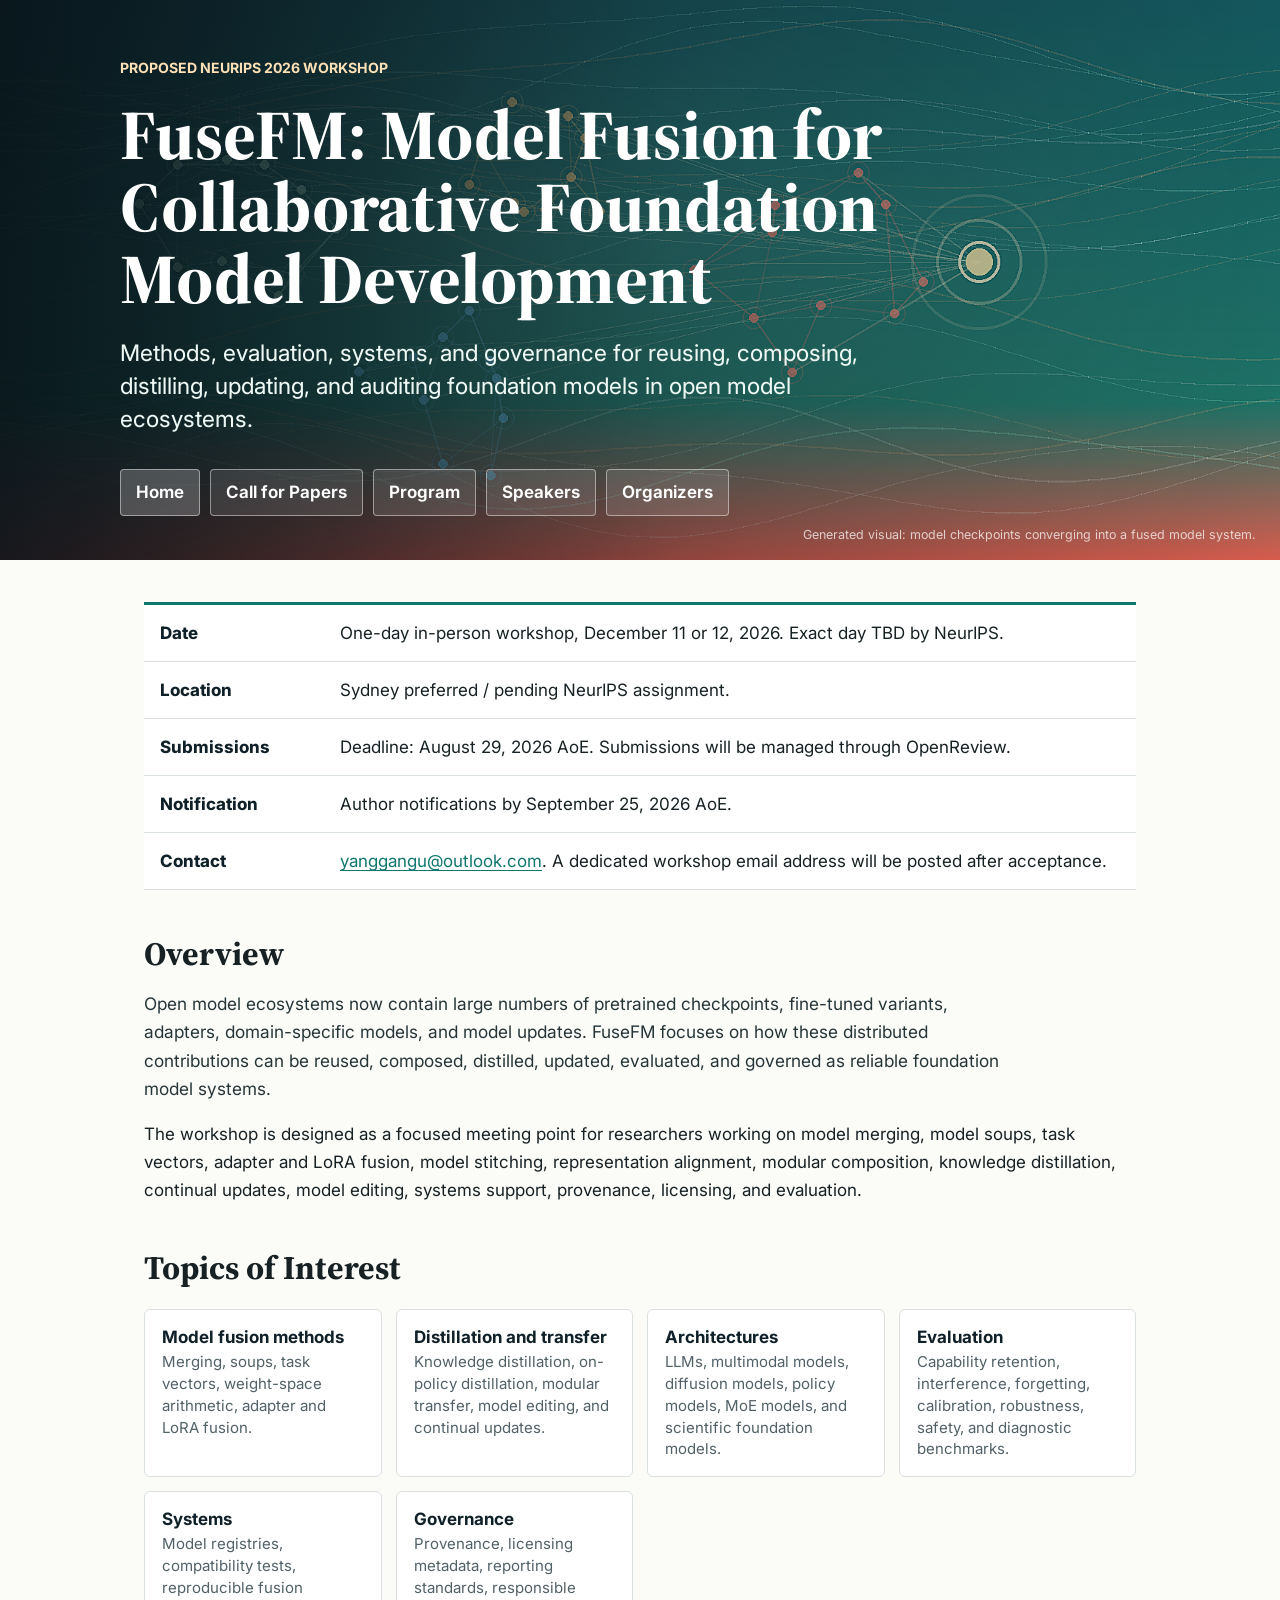
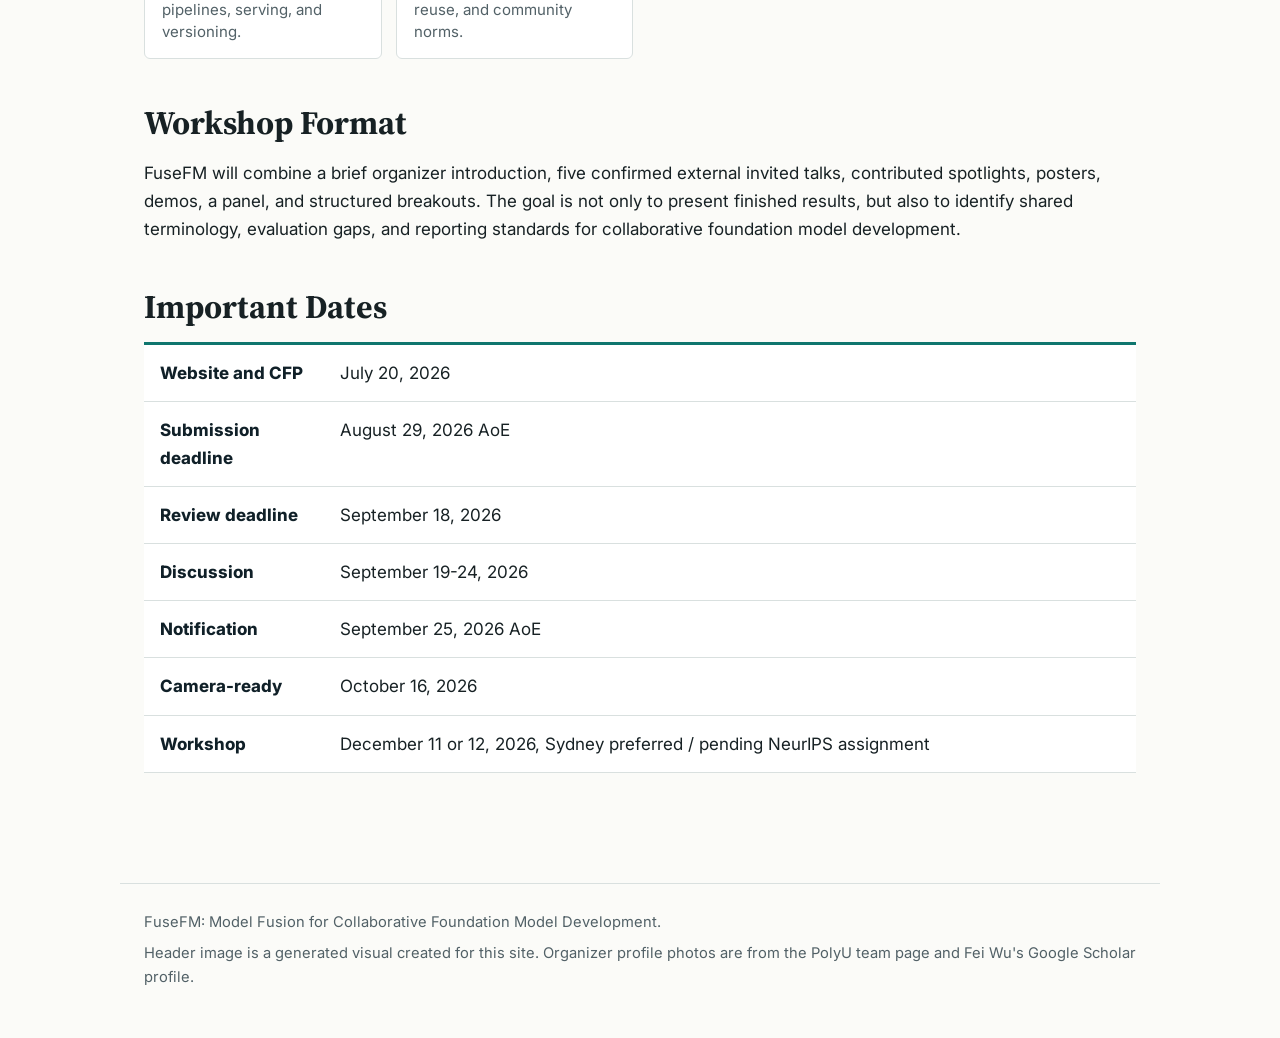
<file: index.html>
<!doctype html>
<html lang="en">
  <head>
    <meta charset="utf-8">
    <meta name="viewport" content="width=device-width, initial-scale=1">
    <title>FuseFM | NeurIPS 2026 Workshop</title>
    <meta name="description" content="Model Fusion for Collaborative Foundation Model Development, held in conjunction with NeurIPS 2026.">
    <link rel="preconnect" href="https://fonts.googleapis.com">
    <link rel="preconnect" href="https://fonts.gstatic.com" crossorigin>
    <link href="https://fonts.googleapis.com/css2?family=Inter:wght@400;520;650;760&family=Source+Serif+4:wght@650;760&display=swap" rel="stylesheet">
    <link rel="icon" href="assets/favicon.svg" type="image/svg+xml">
    <link rel="stylesheet" href="assets/style.css">
  </head>
  <body>
    <a class="skip-link" href="#content">Skip to content</a>
    <header class="page-header" role="banner">
      <div class="header-inner">
        <p class="eyebrow">Proposed NeurIPS 2026 Workshop</p>
        <h1 class="project-name">FuseFM: Model Fusion for Collaborative Foundation Model Development</h1>
        <p class="project-tagline">Methods, evaluation, systems, and governance for reusing, composing, distilling, updating, and auditing foundation models in open model ecosystems.</p>
        <nav class="nav" aria-label="Primary navigation">
          <a href="index.html" aria-current="page">Home</a>
          <a href="call-for-papers.html">Call for Papers</a>
          <a href="program.html">Program</a>
          <a href="speakers.html">Speakers</a>
          <a href="organizers.html">Organizers</a>
        </nav>
      </div>
      <p class="header-caption">Generated visual: model checkpoints converging into a fused model system.</p>
    </header>

    <main id="content" class="main-content" role="main">
      <table class="info-table">
        <tbody>
          <tr>
            <th>Date</th>
            <td>One-day in-person workshop, December 11 or 12, 2026. Exact day TBD by NeurIPS.</td>
          </tr>
          <tr>
            <th>Location</th>
            <td>Sydney preferred / pending NeurIPS assignment.</td>
          </tr>
          <tr>
            <th>Submissions</th>
            <td>Deadline: August 29, 2026 AoE. Submissions will be managed through OpenReview.</td>
          </tr>
          <tr>
            <th>Notification</th>
            <td>Author notifications by September 25, 2026 AoE.</td>
          </tr>
          <tr>
            <th>Contact</th>
            <td><a href="mailto:yanggangu@outlook.com">yanggangu@outlook.com</a>. A dedicated workshop email address will be posted after acceptance.</td>
          </tr>
        </tbody>
      </table>

      <h1>Overview</h1>
      <p class="intro">Open model ecosystems now contain large numbers of pretrained checkpoints, fine-tuned variants, adapters, domain-specific models, and model updates. FuseFM focuses on how these distributed contributions can be reused, composed, distilled, updated, evaluated, and governed as reliable foundation model systems.</p>
      <p>The workshop is designed as a focused meeting point for researchers working on model merging, model soups, task vectors, adapter and LoRA fusion, model stitching, representation alignment, modular composition, knowledge distillation, continual updates, model editing, systems support, provenance, licensing, and evaluation.</p>

      <h1>Topics of Interest</h1>
      <div class="topic-grid">
        <div class="topic"><strong>Model fusion methods</strong><span class="meta">Merging, soups, task vectors, weight-space arithmetic, adapter and LoRA fusion.</span></div>
        <div class="topic"><strong>Distillation and transfer</strong><span class="meta">Knowledge distillation, on-policy distillation, modular transfer, model editing, and continual updates.</span></div>
        <div class="topic"><strong>Architectures</strong><span class="meta">LLMs, multimodal models, diffusion models, policy models, MoE models, and scientific foundation models.</span></div>
        <div class="topic"><strong>Evaluation</strong><span class="meta">Capability retention, interference, forgetting, calibration, robustness, safety, and diagnostic benchmarks.</span></div>
        <div class="topic"><strong>Systems</strong><span class="meta">Model registries, compatibility tests, reproducible fusion pipelines, serving, and versioning.</span></div>
        <div class="topic"><strong>Governance</strong><span class="meta">Provenance, licensing metadata, reporting standards, responsible reuse, and community norms.</span></div>
      </div>

      <h1>Workshop Format</h1>
      <p>FuseFM will combine a brief organizer introduction, five confirmed external invited talks, contributed spotlights, posters, demos, a panel, and structured breakouts. The goal is not only to present finished results, but also to identify shared terminology, evaluation gaps, and reporting standards for collaborative foundation model development.</p>

      <h1>Important Dates</h1>
      <table class="info-table">
        <tbody>
          <tr><th>Website and CFP</th><td>July 20, 2026</td></tr>
          <tr><th>Submission deadline</th><td>August 29, 2026 AoE</td></tr>
          <tr><th>Review deadline</th><td>September 18, 2026</td></tr>
          <tr><th>Discussion</th><td>September 19-24, 2026</td></tr>
          <tr><th>Notification</th><td>September 25, 2026 AoE</td></tr>
          <tr><th>Camera-ready</th><td>October 16, 2026</td></tr>
          <tr><th>Workshop</th><td>December 11 or 12, 2026, Sydney preferred / pending NeurIPS assignment</td></tr>
        </tbody>
      </table>
    </main>

    <footer class="site-footer">
      <p>FuseFM: Model Fusion for Collaborative Foundation Model Development.</p>
      <p>Header image is a generated visual created for this site. Organizer profile photos are from the PolyU team page and Fei Wu's Google Scholar profile.</p>
    </footer>
  </body>
</html>
</file>
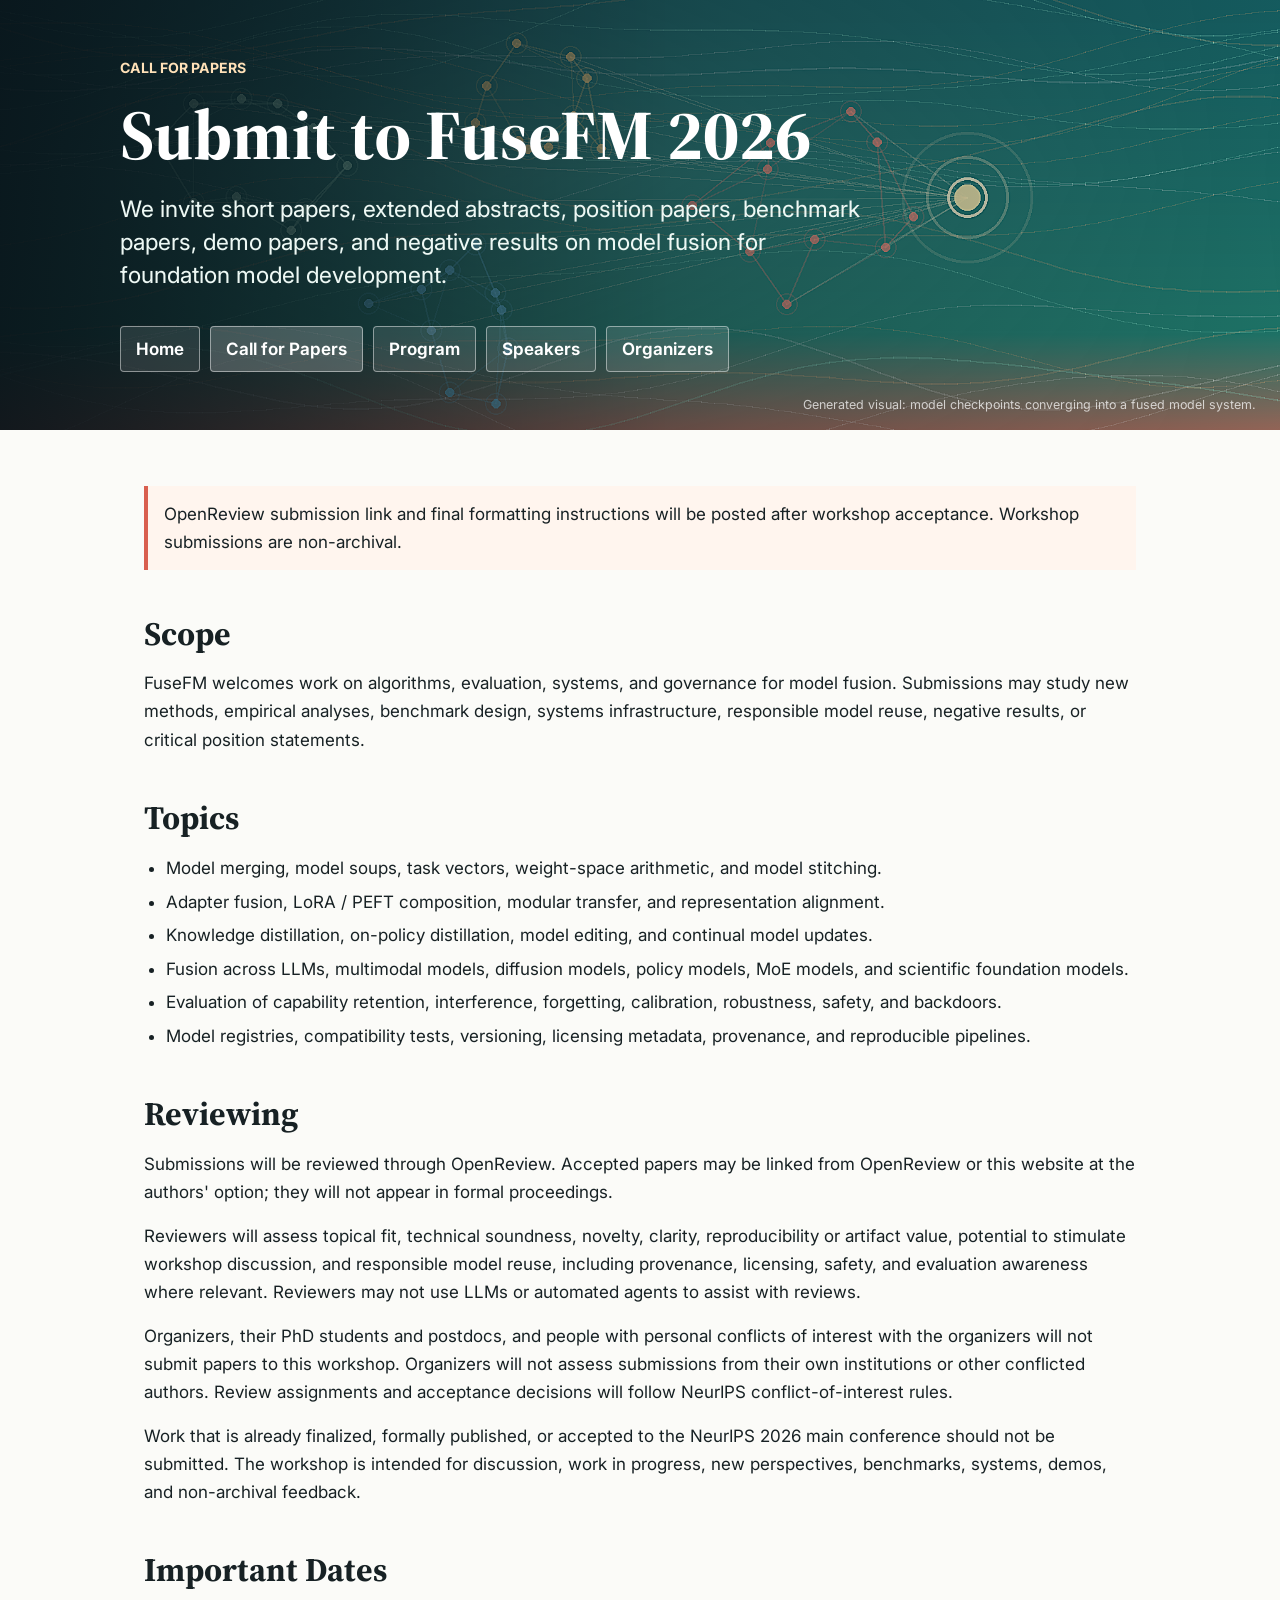
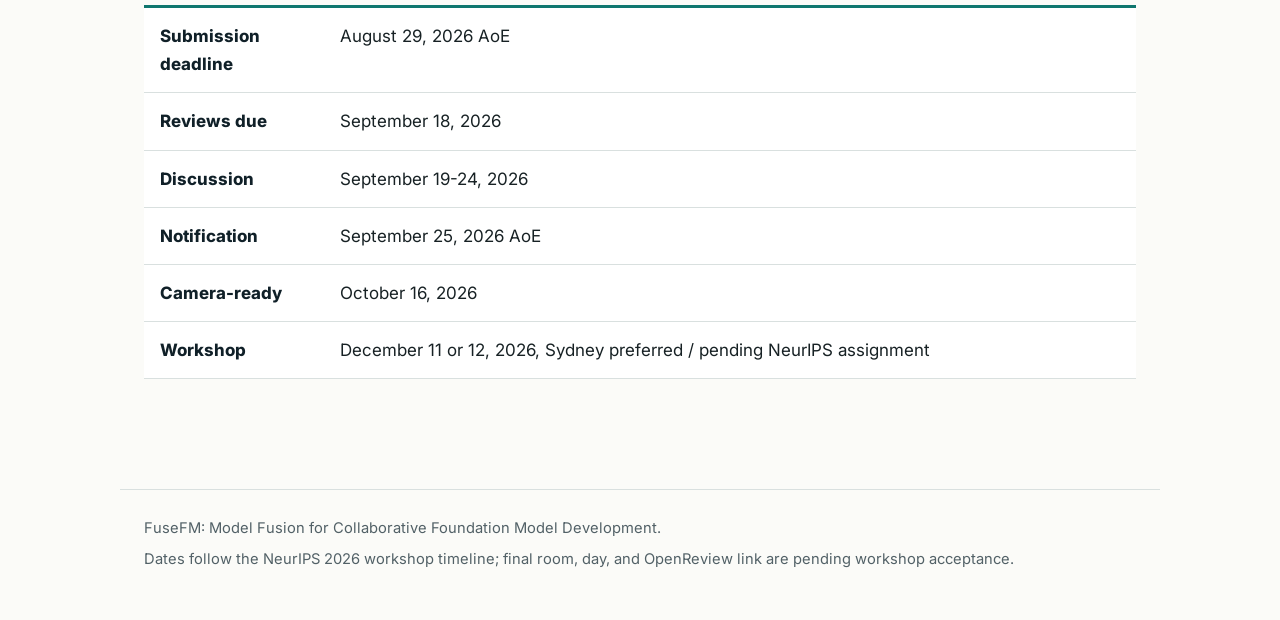
<file: call-for-papers.html>
<!doctype html>
<html lang="en">
  <head>
    <meta charset="utf-8">
    <meta name="viewport" content="width=device-width, initial-scale=1">
    <title>Call for Papers | FuseFM 2026</title>
    <link rel="preconnect" href="https://fonts.googleapis.com">
    <link rel="preconnect" href="https://fonts.gstatic.com" crossorigin>
    <link href="https://fonts.googleapis.com/css2?family=Inter:wght@400;520;650;760&family=Source+Serif+4:wght@650;760&display=swap" rel="stylesheet">
    <link rel="icon" href="assets/favicon.svg" type="image/svg+xml">
    <link rel="stylesheet" href="assets/style.css">
  </head>
  <body>
    <a class="skip-link" href="#content">Skip to content</a>
    <header class="page-header compact" role="banner">
      <div class="header-inner">
        <p class="eyebrow">Call for Papers</p>
        <h1 class="project-name">Submit to FuseFM 2026</h1>
        <p class="project-tagline">We invite short papers, extended abstracts, position papers, benchmark papers, demo papers, and negative results on model fusion for foundation model development.</p>
        <nav class="nav" aria-label="Primary navigation">
          <a href="index.html">Home</a>
          <a href="call-for-papers.html" aria-current="page">Call for Papers</a>
          <a href="program.html">Program</a>
          <a href="speakers.html">Speakers</a>
          <a href="organizers.html">Organizers</a>
        </nav>
      </div>
      <p class="header-caption">Generated visual: model checkpoints converging into a fused model system.</p>
    </header>

    <main id="content" class="main-content" role="main">
      <div class="note">OpenReview submission link and final formatting instructions will be posted after workshop acceptance. Workshop submissions are non-archival.</div>

      <h1>Scope</h1>
      <p>FuseFM welcomes work on algorithms, evaluation, systems, and governance for model fusion. Submissions may study new methods, empirical analyses, benchmark design, systems infrastructure, responsible model reuse, negative results, or critical position statements.</p>

      <h1>Topics</h1>
      <ul>
        <li>Model merging, model soups, task vectors, weight-space arithmetic, and model stitching.</li>
        <li>Adapter fusion, LoRA / PEFT composition, modular transfer, and representation alignment.</li>
        <li>Knowledge distillation, on-policy distillation, model editing, and continual model updates.</li>
        <li>Fusion across LLMs, multimodal models, diffusion models, policy models, MoE models, and scientific foundation models.</li>
        <li>Evaluation of capability retention, interference, forgetting, calibration, robustness, safety, and backdoors.</li>
        <li>Model registries, compatibility tests, versioning, licensing metadata, provenance, and reproducible pipelines.</li>
      </ul>

      <h1>Reviewing</h1>
      <p>Submissions will be reviewed through OpenReview. Accepted papers may be linked from OpenReview or this website at the authors' option; they will not appear in formal proceedings.</p>
      <p>Reviewers will assess topical fit, technical soundness, novelty, clarity, reproducibility or artifact value, potential to stimulate workshop discussion, and responsible model reuse, including provenance, licensing, safety, and evaluation awareness where relevant. Reviewers may not use LLMs or automated agents to assist with reviews.</p>
      <p>Organizers, their PhD students and postdocs, and people with personal conflicts of interest with the organizers will not submit papers to this workshop. Organizers will not assess submissions from their own institutions or other conflicted authors. Review assignments and acceptance decisions will follow NeurIPS conflict-of-interest rules.</p>
      <p>Work that is already finalized, formally published, or accepted to the NeurIPS 2026 main conference should not be submitted. The workshop is intended for discussion, work in progress, new perspectives, benchmarks, systems, demos, and non-archival feedback.</p>

      <h1>Important Dates</h1>
      <table class="info-table">
        <tbody>
          <tr><th>Submission deadline</th><td>August 29, 2026 AoE</td></tr>
          <tr><th>Reviews due</th><td>September 18, 2026</td></tr>
          <tr><th>Discussion</th><td>September 19-24, 2026</td></tr>
          <tr><th>Notification</th><td>September 25, 2026 AoE</td></tr>
          <tr><th>Camera-ready</th><td>October 16, 2026</td></tr>
          <tr><th>Workshop</th><td>December 11 or 12, 2026, Sydney preferred / pending NeurIPS assignment</td></tr>
        </tbody>
      </table>
    </main>

    <footer class="site-footer">
      <p>FuseFM: Model Fusion for Collaborative Foundation Model Development.</p>
      <p>Dates follow the NeurIPS 2026 workshop timeline; final room, day, and OpenReview link are pending workshop acceptance.</p>
    </footer>
  </body>
</html>
</file>
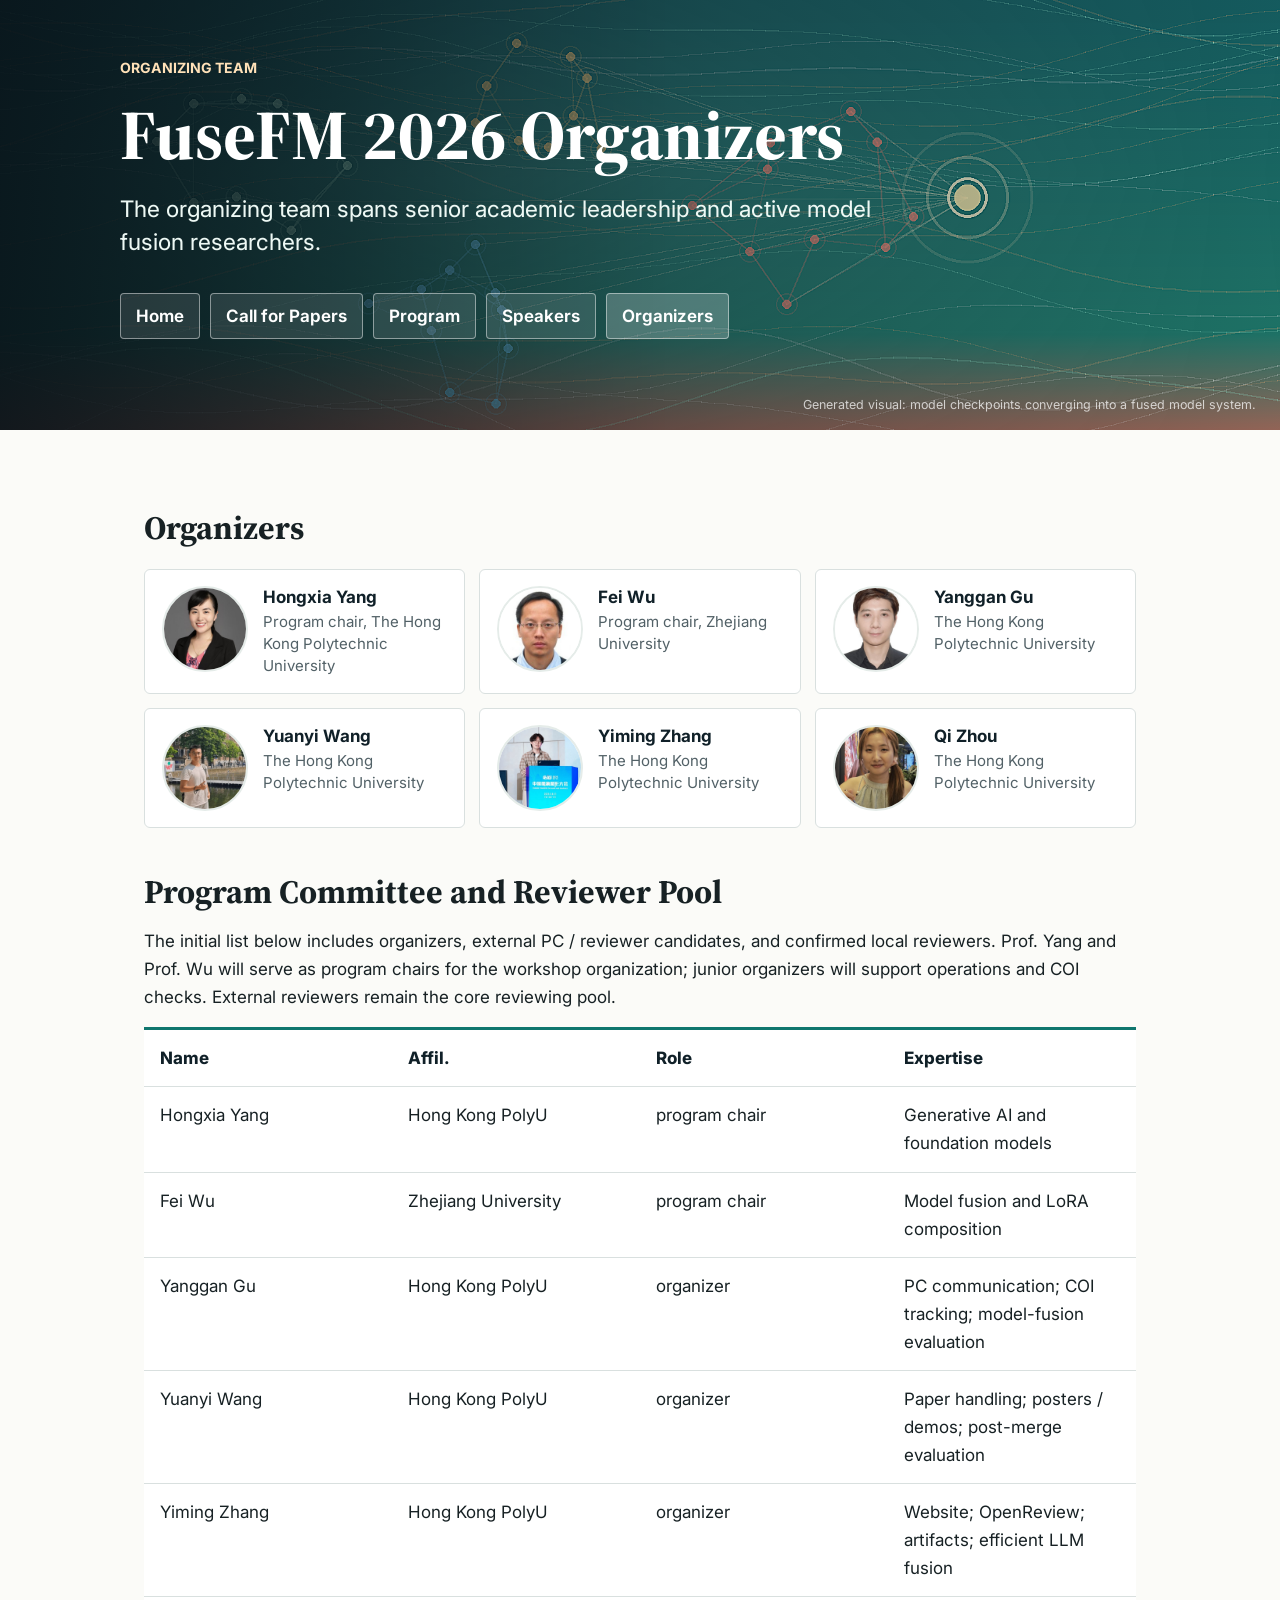
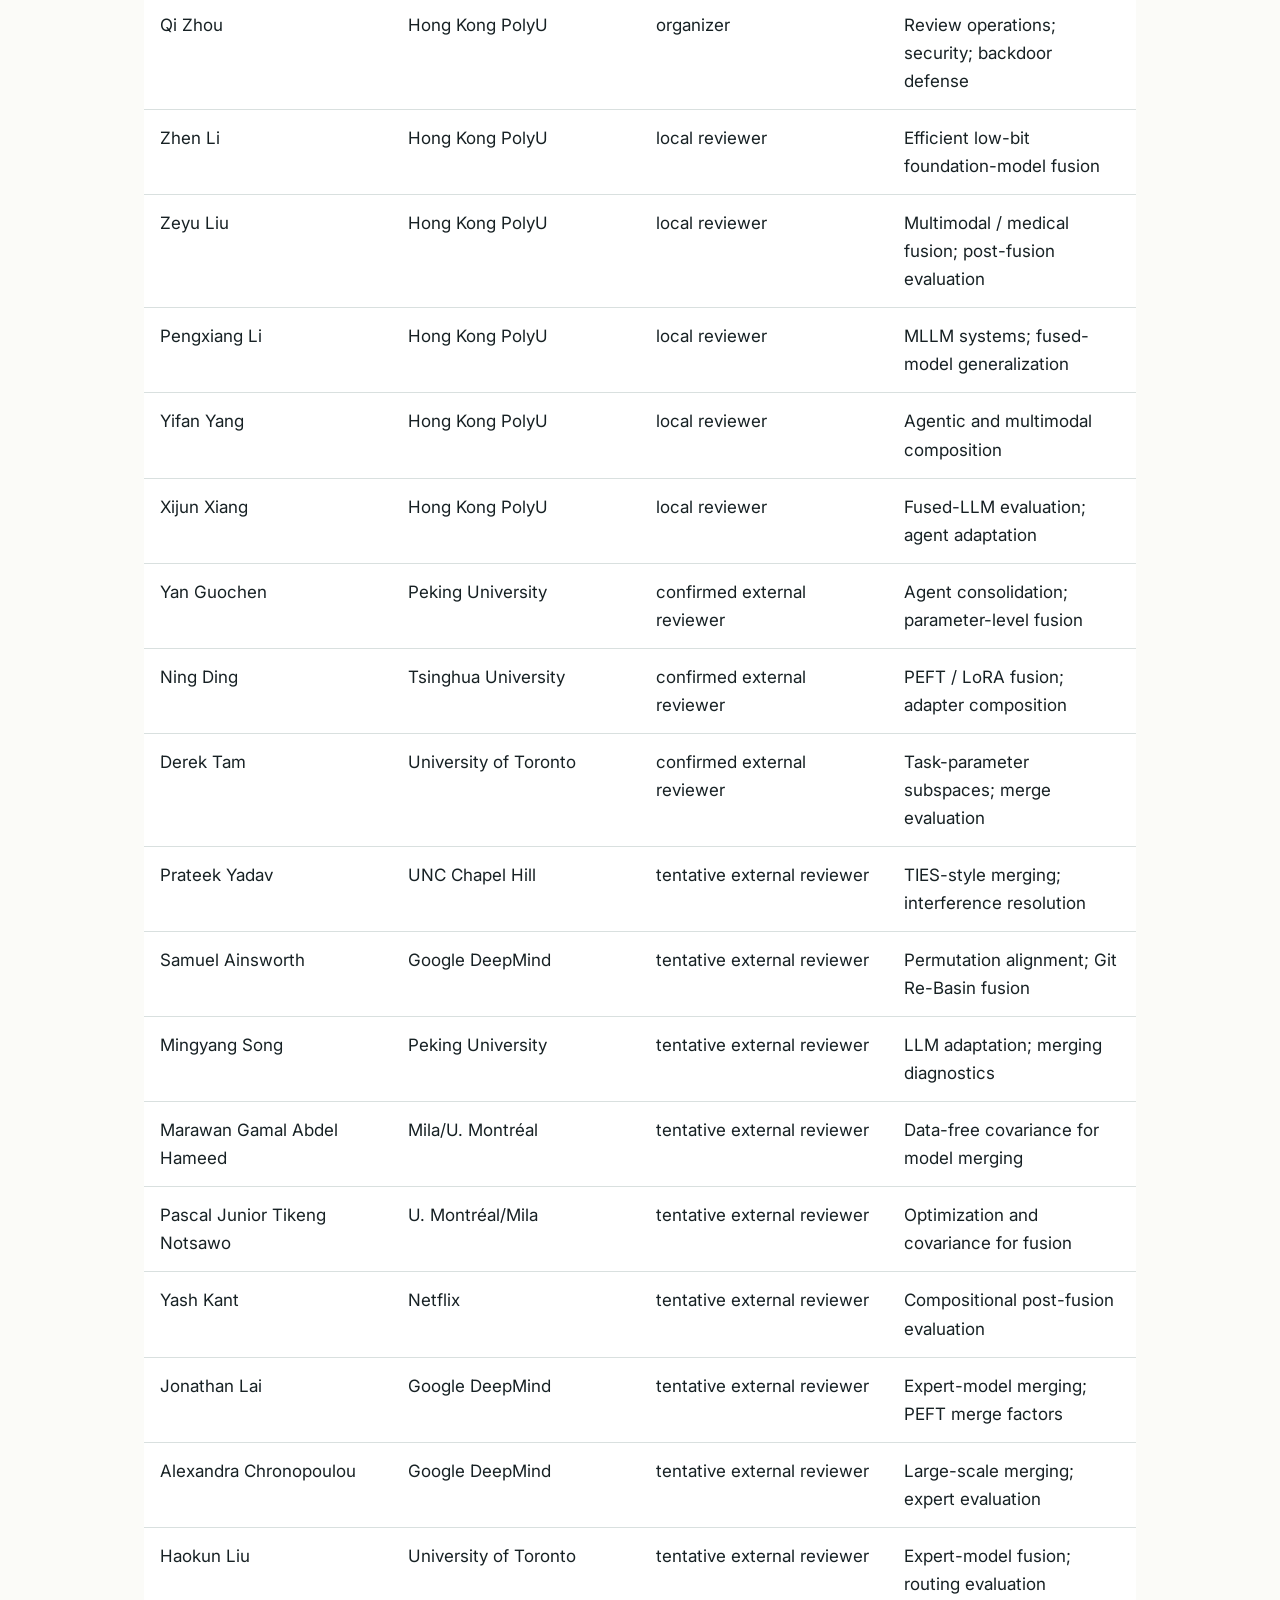
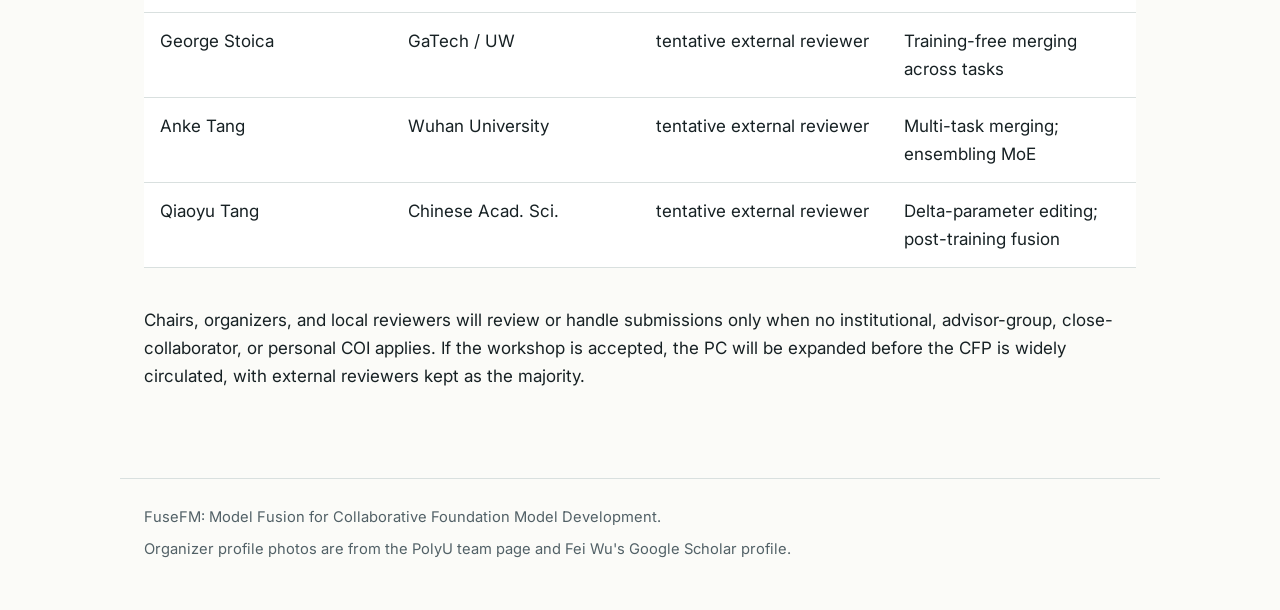
<file: organizers.html>
<!doctype html>
<html lang="en">
  <head>
    <meta charset="utf-8">
    <meta name="viewport" content="width=device-width, initial-scale=1">
    <title>Organizers | FuseFM 2026</title>
    <link rel="preconnect" href="https://fonts.googleapis.com">
    <link rel="preconnect" href="https://fonts.gstatic.com" crossorigin>
    <link href="https://fonts.googleapis.com/css2?family=Inter:wght@400;520;650;760&family=Source+Serif+4:wght@650;760&display=swap" rel="stylesheet">
    <link rel="icon" href="assets/favicon.svg" type="image/svg+xml">
    <link rel="stylesheet" href="assets/style.css">
  </head>
  <body>
    <a class="skip-link" href="#content">Skip to content</a>
    <header class="page-header compact" role="banner">
      <div class="header-inner">
        <p class="eyebrow">Organizing Team</p>
        <h1 class="project-name">FuseFM 2026 Organizers</h1>
        <p class="project-tagline">The organizing team spans senior academic leadership and active model fusion researchers.</p>
        <nav class="nav" aria-label="Primary navigation">
          <a href="index.html">Home</a>
          <a href="call-for-papers.html">Call for Papers</a>
          <a href="program.html">Program</a>
          <a href="speakers.html">Speakers</a>
          <a href="organizers.html" aria-current="page">Organizers</a>
        </nav>
      </div>
      <p class="header-caption">Generated visual: model checkpoints converging into a fused model system.</p>
    </header>

    <main id="content" class="main-content" role="main">
      <h1>Organizers</h1>
      <div class="people-grid">
        <div class="person"><img class="person-photo" src="assets/people/hongxia-yang-thumb.jpg" alt="Hongxia Yang"><div><strong>Hongxia Yang</strong><span class="meta">Program chair, The Hong Kong Polytechnic University</span></div></div>
        <div class="person"><img class="person-photo" src="assets/people/fei-wu-thumb.jpg" alt="Fei Wu"><div><strong>Fei Wu</strong><span class="meta">Program chair, Zhejiang University</span></div></div>
        <div class="person"><img class="person-photo" src="assets/people/yanggan-gu-thumb.jpg" alt="Yanggan Gu"><div><strong>Yanggan Gu</strong><span class="meta">The Hong Kong Polytechnic University</span></div></div>
        <div class="person"><img class="person-photo" src="assets/people/yuanyi-wang-thumb.jpg" alt="Yuanyi Wang"><div><strong>Yuanyi Wang</strong><span class="meta">The Hong Kong Polytechnic University</span></div></div>
        <div class="person"><img class="person-photo" src="assets/people/yiming-zhang-thumb.jpg" alt="Yiming Zhang"><div><strong>Yiming Zhang</strong><span class="meta">The Hong Kong Polytechnic University</span></div></div>
        <div class="person"><img class="person-photo" src="assets/people/qi-zhou-thumb.jpg" alt="Qi Zhou"><div><strong>Qi Zhou</strong><span class="meta">The Hong Kong Polytechnic University</span></div></div>
      </div>

      <h1>Program Committee and Reviewer Pool</h1>
      <p>The initial list below includes organizers, external PC / reviewer candidates, and confirmed local reviewers. Prof. Yang and Prof. Wu will serve as program chairs for the workshop organization; junior organizers will support operations and COI checks. External reviewers remain the core reviewing pool.</p>
      <table class="info-table">
        <tbody>
          <tr><th>Name</th><th>Affil.</th><th>Role</th><th>Expertise</th></tr>
          <tr><td>Hongxia Yang</td><td>Hong Kong PolyU</td><td>program chair</td><td>Generative AI and foundation models</td></tr>
          <tr><td>Fei Wu</td><td>Zhejiang University</td><td>program chair</td><td>Model fusion and LoRA composition</td></tr>
          <tr><td>Yanggan Gu</td><td>Hong Kong PolyU</td><td>organizer</td><td>PC communication; COI tracking; model-fusion evaluation</td></tr>
          <tr><td>Yuanyi Wang</td><td>Hong Kong PolyU</td><td>organizer</td><td>Paper handling; posters / demos; post-merge evaluation</td></tr>
          <tr><td>Yiming Zhang</td><td>Hong Kong PolyU</td><td>organizer</td><td>Website; OpenReview; artifacts; efficient LLM fusion</td></tr>
          <tr><td>Qi Zhou</td><td>Hong Kong PolyU</td><td>organizer</td><td>Review operations; security; backdoor defense</td></tr>
          <tr><td>Zhen Li</td><td>Hong Kong PolyU</td><td>local reviewer</td><td>Efficient low-bit foundation-model fusion</td></tr>
          <tr><td>Zeyu Liu</td><td>Hong Kong PolyU</td><td>local reviewer</td><td>Multimodal / medical fusion; post-fusion evaluation</td></tr>
          <tr><td>Pengxiang Li</td><td>Hong Kong PolyU</td><td>local reviewer</td><td>MLLM systems; fused-model generalization</td></tr>
          <tr><td>Yifan Yang</td><td>Hong Kong PolyU</td><td>local reviewer</td><td>Agentic and multimodal composition</td></tr>
          <tr><td>Xijun Xiang</td><td>Hong Kong PolyU</td><td>local reviewer</td><td>Fused-LLM evaluation; agent adaptation</td></tr>
          <tr><td>Yan Guochen</td><td>Peking University</td><td>confirmed external reviewer</td><td>Agent consolidation; parameter-level fusion</td></tr>
          <tr><td>Ning Ding</td><td>Tsinghua University</td><td>confirmed external reviewer</td><td>PEFT / LoRA fusion; adapter composition</td></tr>
          <tr><td>Derek Tam</td><td>University of Toronto</td><td>confirmed external reviewer</td><td>Task-parameter subspaces; merge evaluation</td></tr>
          <tr><td>Prateek Yadav</td><td>UNC Chapel Hill</td><td>tentative external reviewer</td><td>TIES-style merging; interference resolution</td></tr>
          <tr><td>Samuel Ainsworth</td><td>Google DeepMind</td><td>tentative external reviewer</td><td>Permutation alignment; Git Re-Basin fusion</td></tr>
          <tr><td>Mingyang Song</td><td>Peking University</td><td>tentative external reviewer</td><td>LLM adaptation; merging diagnostics</td></tr>
          <tr><td>Marawan Gamal Abdel Hameed</td><td>Mila/U. Montréal</td><td>tentative external reviewer</td><td>Data-free covariance for model merging</td></tr>
          <tr><td>Pascal Junior Tikeng Notsawo</td><td>U. Montréal/Mila</td><td>tentative external reviewer</td><td>Optimization and covariance for fusion</td></tr>
          <tr><td>Yash Kant</td><td>Netflix</td><td>tentative external reviewer</td><td>Compositional post-fusion evaluation</td></tr>
          <tr><td>Jonathan Lai</td><td>Google DeepMind</td><td>tentative external reviewer</td><td>Expert-model merging; PEFT merge factors</td></tr>
          <tr><td>Alexandra Chronopoulou</td><td>Google DeepMind</td><td>tentative external reviewer</td><td>Large-scale merging; expert evaluation</td></tr>
          <tr><td>Haokun Liu</td><td>University of Toronto</td><td>tentative external reviewer</td><td>Expert-model fusion; routing evaluation</td></tr>
          <tr><td>George Stoica</td><td>GaTech / UW</td><td>tentative external reviewer</td><td>Training-free merging across tasks</td></tr>
          <tr><td>Anke Tang</td><td>Wuhan University</td><td>tentative external reviewer</td><td>Multi-task merging; ensembling MoE</td></tr>
          <tr><td>Qiaoyu Tang</td><td>Chinese Acad. Sci.</td><td>tentative external reviewer</td><td>Delta-parameter editing; post-training fusion</td></tr>
        </tbody>
      </table>
      <p>Chairs, organizers, and local reviewers will review or handle submissions only when no institutional, advisor-group, close-collaborator, or personal COI applies. If the workshop is accepted, the PC will be expanded before the CFP is widely circulated, with external reviewers kept as the majority.</p>
    </main>

    <footer class="site-footer">
      <p>FuseFM: Model Fusion for Collaborative Foundation Model Development.</p>
      <p>Organizer profile photos are from the PolyU team page and Fei Wu's Google Scholar profile.</p>
    </footer>
  </body>
</html>
</file>
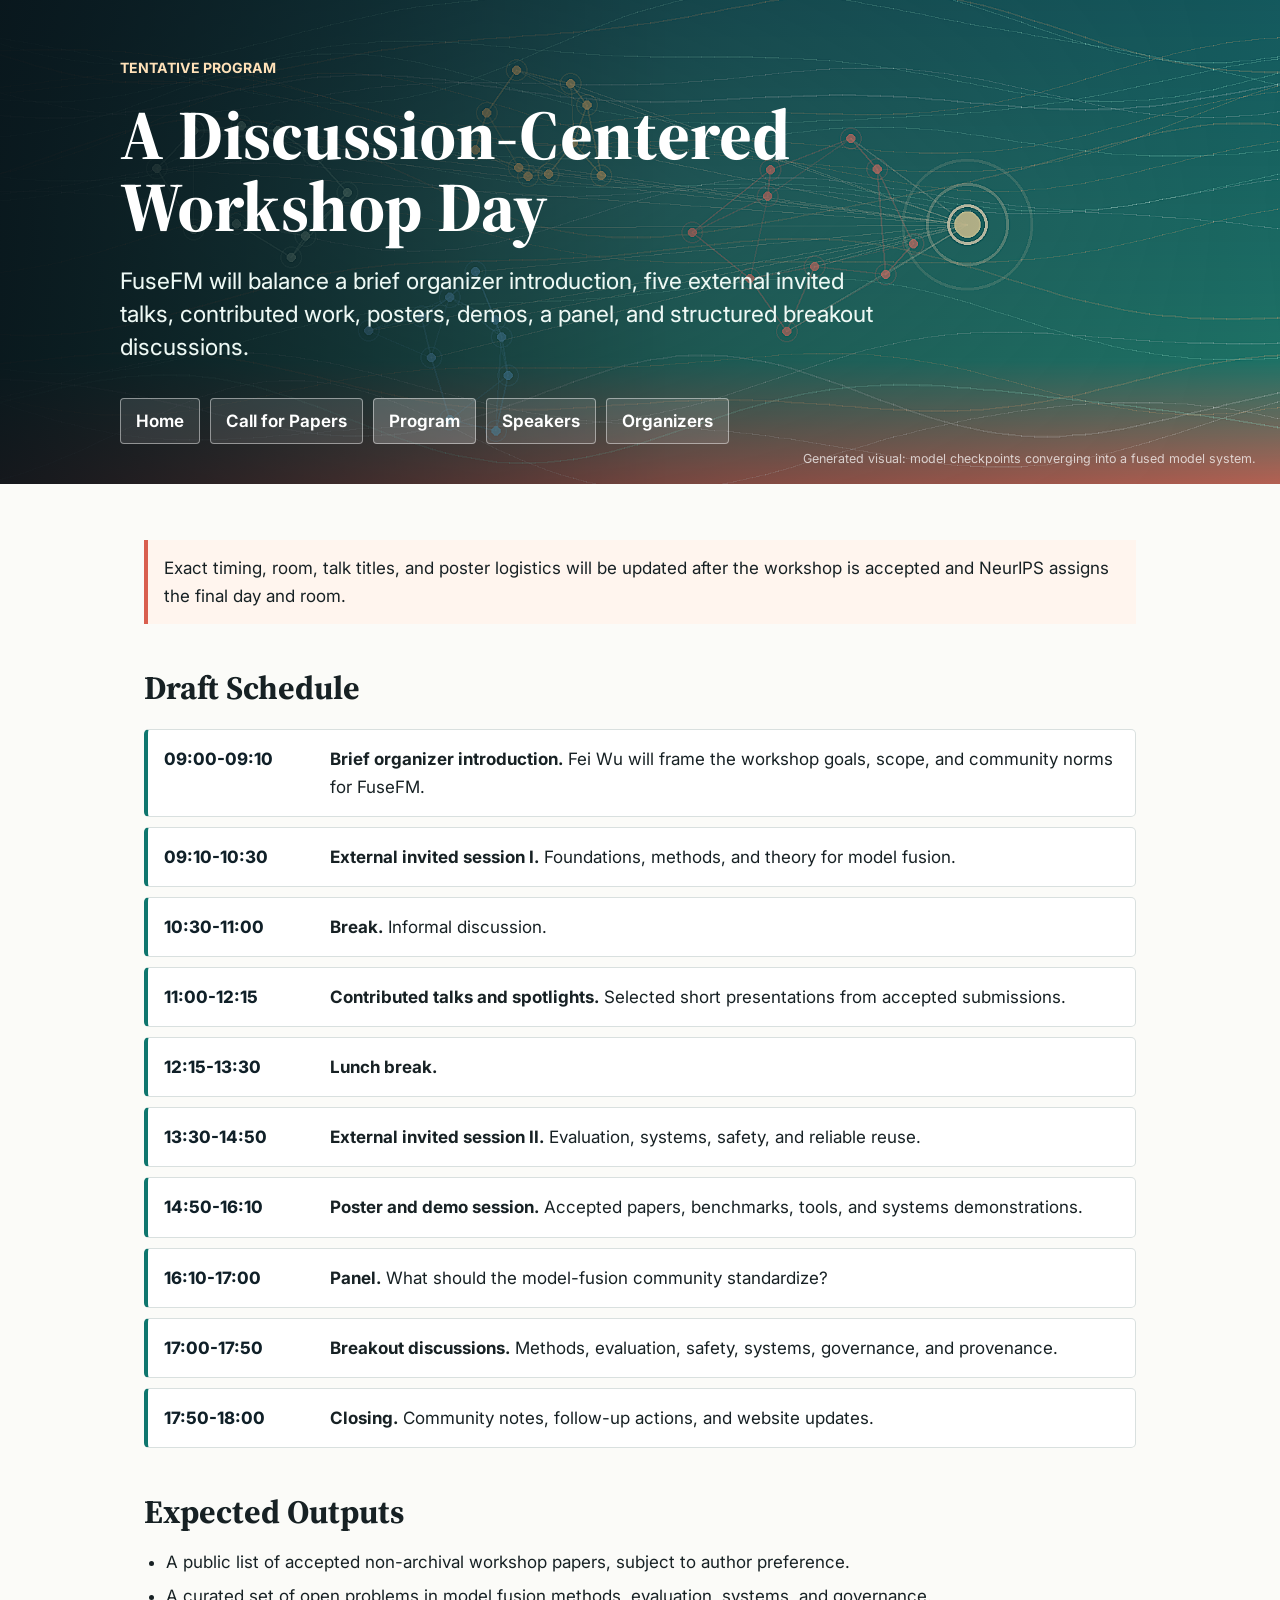
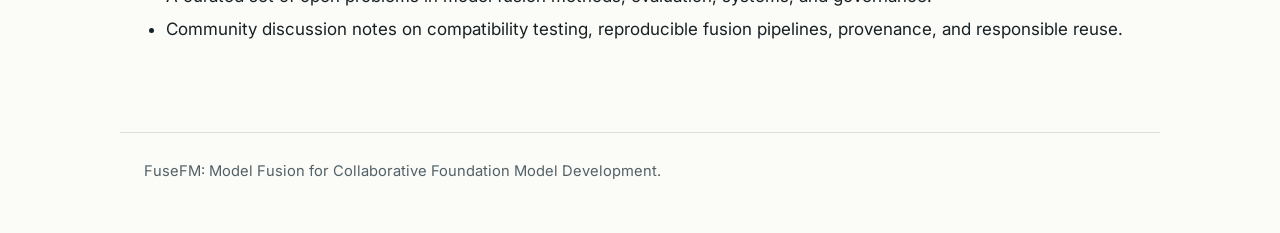
<file: program.html>
<!doctype html>
<html lang="en">
  <head>
    <meta charset="utf-8">
    <meta name="viewport" content="width=device-width, initial-scale=1">
    <title>Program | FuseFM 2026</title>
    <meta name="description" content="Tentative program for FuseFM, a proposed NeurIPS 2026 workshop on model fusion.">
    <link rel="preconnect" href="https://fonts.googleapis.com">
    <link rel="preconnect" href="https://fonts.gstatic.com" crossorigin>
    <link href="https://fonts.googleapis.com/css2?family=Inter:wght@400;520;650;760&family=Source+Serif+4:wght@650;760&display=swap" rel="stylesheet">
    <link rel="icon" href="assets/favicon.svg" type="image/svg+xml">
    <link rel="stylesheet" href="assets/style.css">
  </head>
  <body>
    <a class="skip-link" href="#content">Skip to content</a>
    <header class="page-header compact" role="banner">
      <div class="header-inner">
        <p class="eyebrow">Tentative Program</p>
        <h1 class="project-name">A Discussion-Centered Workshop Day</h1>
        <p class="project-tagline">FuseFM will balance a brief organizer introduction, five external invited talks, contributed work, posters, demos, a panel, and structured breakout discussions.</p>
        <nav class="nav" aria-label="Primary navigation">
          <a href="index.html">Home</a>
          <a href="call-for-papers.html">Call for Papers</a>
          <a href="program.html" aria-current="page">Program</a>
          <a href="speakers.html">Speakers</a>
          <a href="organizers.html">Organizers</a>
        </nav>
      </div>
      <p class="header-caption">Generated visual: model checkpoints converging into a fused model system.</p>
    </header>

    <main id="content" class="main-content" role="main">
      <div class="note">Exact timing, room, talk titles, and poster logistics will be updated after the workshop is accepted and NeurIPS assigns the final day and room.</div>

      <h1>Draft Schedule</h1>
      <div class="timeline">
        <div class="slot"><time>09:00-09:10</time><p><strong>Brief organizer introduction.</strong> Fei Wu will frame the workshop goals, scope, and community norms for FuseFM.</p></div>
        <div class="slot"><time>09:10-10:30</time><p><strong>External invited session I.</strong> Foundations, methods, and theory for model fusion.</p></div>
        <div class="slot"><time>10:30-11:00</time><p><strong>Break.</strong> Informal discussion.</p></div>
        <div class="slot"><time>11:00-12:15</time><p><strong>Contributed talks and spotlights.</strong> Selected short presentations from accepted submissions.</p></div>
        <div class="slot"><time>12:15-13:30</time><p><strong>Lunch break.</strong></p></div>
        <div class="slot"><time>13:30-14:50</time><p><strong>External invited session II.</strong> Evaluation, systems, safety, and reliable reuse.</p></div>
        <div class="slot"><time>14:50-16:10</time><p><strong>Poster and demo session.</strong> Accepted papers, benchmarks, tools, and systems demonstrations.</p></div>
        <div class="slot"><time>16:10-17:00</time><p><strong>Panel.</strong> What should the model-fusion community standardize?</p></div>
        <div class="slot"><time>17:00-17:50</time><p><strong>Breakout discussions.</strong> Methods, evaluation, safety, systems, governance, and provenance.</p></div>
        <div class="slot"><time>17:50-18:00</time><p><strong>Closing.</strong> Community notes, follow-up actions, and website updates.</p></div>
      </div>

      <h1>Expected Outputs</h1>
      <ul>
        <li>A public list of accepted non-archival workshop papers, subject to author preference.</li>
        <li>A curated set of open problems in model fusion methods, evaluation, systems, and governance.</li>
        <li>Community discussion notes on compatibility testing, reproducible fusion pipelines, provenance, and responsible reuse.</li>
      </ul>
    </main>

    <footer class="site-footer">
      <p>FuseFM: Model Fusion for Collaborative Foundation Model Development.</p>
    </footer>
  </body>
</html>
</file>
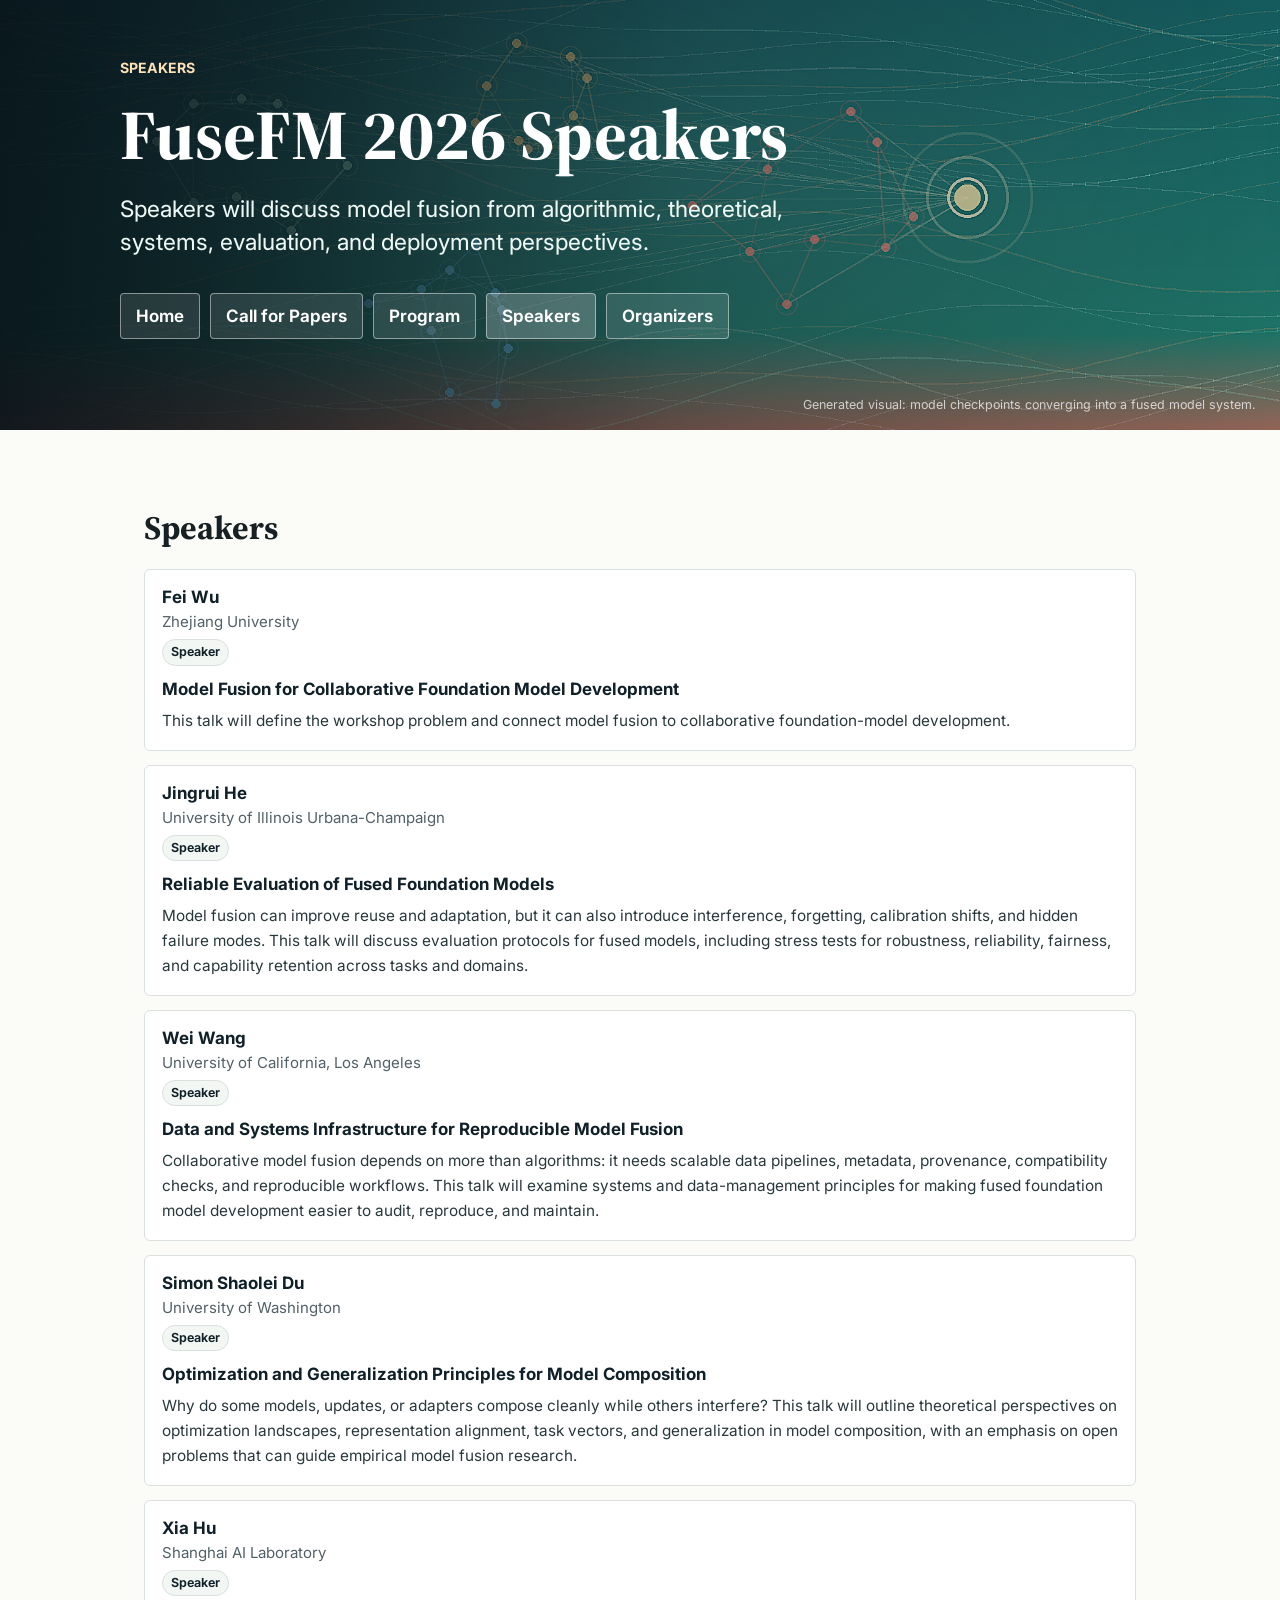
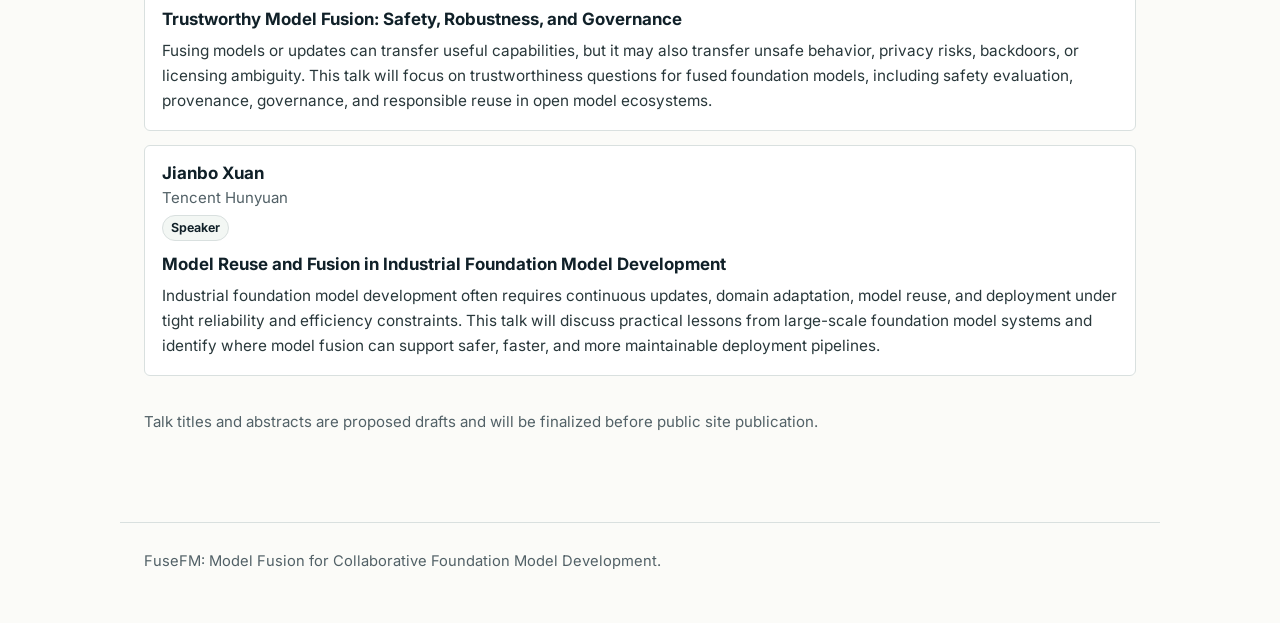
<file: speakers.html>
<!doctype html>
<html lang="en">
  <head>
    <meta charset="utf-8">
    <meta name="viewport" content="width=device-width, initial-scale=1">
    <title>Speakers | FuseFM 2026</title>
    <link rel="preconnect" href="https://fonts.googleapis.com">
    <link rel="preconnect" href="https://fonts.gstatic.com" crossorigin>
    <link href="https://fonts.googleapis.com/css2?family=Inter:wght@400;520;650;760&family=Source+Serif+4:wght@650;760&display=swap" rel="stylesheet">
    <link rel="icon" href="assets/favicon.svg" type="image/svg+xml">
    <link rel="stylesheet" href="assets/style.css">
  </head>
  <body>
    <a class="skip-link" href="#content">Skip to content</a>
    <header class="page-header compact" role="banner">
      <div class="header-inner">
        <p class="eyebrow">Speakers</p>
        <h1 class="project-name">FuseFM 2026 Speakers</h1>
        <p class="project-tagline">Speakers will discuss model fusion from algorithmic, theoretical, systems, evaluation, and deployment perspectives.</p>
        <nav class="nav" aria-label="Primary navigation">
          <a href="index.html">Home</a>
          <a href="call-for-papers.html">Call for Papers</a>
          <a href="program.html">Program</a>
          <a href="speakers.html" aria-current="page">Speakers</a>
          <a href="organizers.html">Organizers</a>
        </nav>
      </div>
      <p class="header-caption">Generated visual: model checkpoints converging into a fused model system.</p>
    </header>

    <main id="content" class="main-content" role="main">
      <h1>Speakers</h1>
      <div class="speaker-list detailed">
        <article class="speaker">
          <strong>Fei Wu</strong>
          <span class="meta">Zhejiang University</span>
          <span class="label">Speaker</span>
          <h2 class="speaker-title">Model Fusion for Collaborative Foundation Model Development</h2>
          <p class="speaker-abstract">This talk will define the workshop problem and connect model fusion to collaborative foundation-model development.</p>
        </article>
        <article class="speaker">
          <strong>Jingrui He</strong>
          <span class="meta">University of Illinois Urbana-Champaign</span>
          <span class="label">Speaker</span>
          <h2 class="speaker-title">Reliable Evaluation of Fused Foundation Models</h2>
          <p class="speaker-abstract">Model fusion can improve reuse and adaptation, but it can also introduce interference, forgetting, calibration shifts, and hidden failure modes. This talk will discuss evaluation protocols for fused models, including stress tests for robustness, reliability, fairness, and capability retention across tasks and domains.</p>
        </article>
        <article class="speaker">
          <strong>Wei Wang</strong>
          <span class="meta">University of California, Los Angeles</span>
          <span class="label">Speaker</span>
          <h2 class="speaker-title">Data and Systems Infrastructure for Reproducible Model Fusion</h2>
          <p class="speaker-abstract">Collaborative model fusion depends on more than algorithms: it needs scalable data pipelines, metadata, provenance, compatibility checks, and reproducible workflows. This talk will examine systems and data-management principles for making fused foundation model development easier to audit, reproduce, and maintain.</p>
        </article>
        <article class="speaker">
          <strong>Simon Shaolei Du</strong>
          <span class="meta">University of Washington</span>
          <span class="label">Speaker</span>
          <h2 class="speaker-title">Optimization and Generalization Principles for Model Composition</h2>
          <p class="speaker-abstract">Why do some models, updates, or adapters compose cleanly while others interfere? This talk will outline theoretical perspectives on optimization landscapes, representation alignment, task vectors, and generalization in model composition, with an emphasis on open problems that can guide empirical model fusion research.</p>
        </article>
        <article class="speaker">
          <strong>Xia Hu</strong>
          <span class="meta">Shanghai AI Laboratory</span>
          <span class="label">Speaker</span>
          <h2 class="speaker-title">Trustworthy Model Fusion: Safety, Robustness, and Governance</h2>
          <p class="speaker-abstract">Fusing models or updates can transfer useful capabilities, but it may also transfer unsafe behavior, privacy risks, backdoors, or licensing ambiguity. This talk will focus on trustworthiness questions for fused foundation models, including safety evaluation, provenance, governance, and responsible reuse in open model ecosystems.</p>
        </article>
        <article class="speaker">
          <strong>Jianbo Xuan</strong>
          <span class="meta">Tencent Hunyuan</span>
          <span class="label">Speaker</span>
          <h2 class="speaker-title">Model Reuse and Fusion in Industrial Foundation Model Development</h2>
          <p class="speaker-abstract">Industrial foundation model development often requires continuous updates, domain adaptation, model reuse, and deployment under tight reliability and efficiency constraints. This talk will discuss practical lessons from large-scale foundation model systems and identify where model fusion can support safer, faster, and more maintainable deployment pipelines.</p>
        </article>
      </div>
      <p class="subtle">Talk titles and abstracts are proposed drafts and will be finalized before public site publication.</p>
    </main>

    <footer class="site-footer">
      <p>FuseFM: Model Fusion for Collaborative Foundation Model Development.</p>
    </footer>
  </body>
</html>
</file>
<file: assets/style.css>
:root {
  --ink: #172124;
  --muted: #526167;
  --line: #d9e0df;
  --paper: #fbfbf8;
  --panel: #ffffff;
  --panel-soft: #f3f7f4;
  --teal: #0f766e;
  --deep: #102028;
  --coral: #d95f4f;
  --gold: #bf7f24;
}

* {
  box-sizing: border-box;
}

body {
  margin: 0;
  color: var(--ink);
  background: var(--paper);
  font-family: Inter, ui-sans-serif, system-ui, -apple-system, BlinkMacSystemFont, "Segoe UI", sans-serif;
  font-size: 17px;
  line-height: 1.65;
}

::selection {
  color: white;
  background: var(--teal);
}

a {
  color: var(--teal);
  text-decoration-thickness: 1px;
  text-underline-offset: 3px;
}

a:hover {
  color: var(--coral);
}

.skip-link {
  position: absolute;
  left: -999px;
}

.skip-link:focus {
  left: 1rem;
  top: 1rem;
  z-index: 10;
  background: white;
  padding: .5rem .75rem;
}

.page-header {
  position: relative;
  min-height: 560px;
  padding: 56px 24px 40px;
  color: white;
  background:
    linear-gradient(90deg, rgba(8, 18, 24, .88), rgba(8, 18, 24, .38) 58%, rgba(8, 18, 24, .1)),
    url("hero-fusion.png") center / cover no-repeat;
}

.page-header.compact {
  min-height: 430px;
}

.header-inner,
.main-content,
.site-footer {
  max-width: 1040px;
  margin: 0 auto;
}

.eyebrow {
  margin: 0 0 20px;
  color: #ffe1b8;
  font-size: 0.88rem;
  font-weight: 700;
  letter-spacing: 0;
  text-transform: uppercase;
}

.project-name {
  max-width: 880px;
  margin: 0;
  font-family: "Source Serif 4", Georgia, serif;
  font-size: clamp(2.25rem, 5.5vw, 4.65rem);
  line-height: 1.02;
  font-weight: 760;
}

.project-tagline {
  max-width: 760px;
  margin: 22px 0 30px;
  color: #edf8f4;
  font-size: clamp(1.05rem, 2vw, 1.42rem);
  line-height: 1.45;
  font-weight: 430;
}

.nav {
  display: flex;
  flex-wrap: wrap;
  gap: 10px;
  margin: 34px 0 0;
}

.nav a {
  display: inline-flex;
  align-items: center;
  min-height: 42px;
  padding: 8px 15px;
  color: white;
  border: 1px solid rgba(255, 255, 255, .46);
  border-radius: 4px;
  background: rgba(255, 255, 255, .11);
  text-decoration: none;
  font-weight: 650;
}

.nav a:hover,
.nav a[aria-current="page"] {
  background: rgba(255, 255, 255, .22);
}

.header-caption {
  position: absolute;
  right: 24px;
  bottom: 14px;
  margin: 0;
  color: rgba(255, 255, 255, .72);
  font-size: .78rem;
}

.main-content {
  padding: 34px 24px 72px;
}

.intro {
  max-width: 860px;
  color: #263538;
  font-size: 1.08rem;
}

.info-table {
  width: 100%;
  border-collapse: collapse;
  margin: 8px 0 38px;
  background: var(--panel);
  border-top: 3px solid var(--teal);
}

.info-table th,
.info-table td {
  padding: 14px 16px;
  border-bottom: 1px solid var(--line);
  vertical-align: top;
  text-align: left;
}

.info-table th {
  width: 180px;
  color: var(--deep);
  font-weight: 760;
}

h1,
h2,
h3 {
  line-height: 1.2;
  letter-spacing: 0;
}

h1 {
  margin: 44px 0 16px;
  font-family: "Source Serif 4", Georgia, serif;
  font-size: 2.05rem;
}

h2 {
  margin: 34px 0 12px;
  font-size: 1.38rem;
}

.section-kicker {
  margin: 0 0 8px;
  color: var(--gold);
  font-size: .82rem;
  font-weight: 760;
  text-transform: uppercase;
}

p {
  margin: 0 0 16px;
}

ul {
  padding-left: 1.35rem;
}

li {
  margin: .35rem 0;
}

.topic-grid,
.people-grid,
.speaker-list {
  display: grid;
  gap: 14px;
  margin: 22px 0 34px;
}

.topic-grid {
  grid-template-columns: repeat(auto-fit, minmax(230px, 1fr));
}

.people-grid,
.speaker-list {
  grid-template-columns: repeat(auto-fit, minmax(260px, 1fr));
}

.speaker-list.detailed {
  grid-template-columns: 1fr;
}

.topic,
.person,
.speaker {
  padding: 16px 17px;
  background: var(--panel);
  border: 1px solid var(--line);
  border-radius: 6px;
}

.topic strong,
.person strong,
.speaker strong {
  display: block;
  color: var(--deep);
  line-height: 1.3;
}

.speaker-title {
  margin: 12px 0 8px;
  color: var(--deep);
  font-size: 1.06rem;
  line-height: 1.35;
}

.speaker-abstract {
  margin: 0;
  color: #29383b;
  font-size: .96rem;
  line-height: 1.62;
}

.person {
  display: grid;
  grid-template-columns: 86px 1fr;
  gap: 15px;
  align-items: start;
}

.person-photo {
  width: 86px;
  height: 86px;
  border-radius: 50%;
  object-fit: cover;
  border: 2px solid #e5ece9;
  background: var(--panel-soft);
}

.person.no-photo {
  grid-template-columns: 1fr;
}

.meta {
  display: block;
  margin-top: 3px;
  color: var(--muted);
  font-size: .94rem;
  line-height: 1.45;
}

.status {
  color: var(--gold);
  font-weight: 740;
}

.label {
  display: inline-flex;
  align-items: center;
  min-height: 24px;
  margin: 6px 6px 0 0;
  padding: 2px 8px;
  color: var(--deep);
  background: var(--panel-soft);
  border: 1px solid var(--line);
  border-radius: 999px;
  font-size: .78rem;
  font-weight: 650;
}

.note {
  padding: 14px 16px;
  margin: 22px 0;
  border-left: 4px solid var(--coral);
  background: #fff5ee;
}

.timeline {
  display: grid;
  gap: 10px;
  margin: 22px 0 34px;
}

.slot {
  display: grid;
  grid-template-columns: 150px 1fr;
  gap: 16px;
  padding: 15px 16px;
  background: var(--panel);
  border: 1px solid var(--line);
  border-left: 4px solid var(--teal);
  border-radius: 5px;
}

.slot time {
  color: var(--deep);
  font-weight: 760;
}

.slot p {
  margin: 0;
}

.subtle {
  color: var(--muted);
  font-size: .94rem;
}

.site-footer {
  padding: 26px 24px 42px;
  color: var(--muted);
  border-top: 1px solid var(--line);
  font-size: .92rem;
}

.site-footer p {
  margin: 0 0 7px;
}

@media (max-width: 720px) {
  body {
    font-size: 16px;
  }

  .page-header {
    min-height: 500px;
    padding-top: 40px;
  }

  .page-header.compact {
    min-height: 420px;
  }

  .info-table,
  .info-table tbody,
  .info-table tr,
  .info-table th,
  .info-table td {
    display: block;
    width: 100%;
  }

  .info-table th {
    padding-bottom: 2px;
    border-bottom: 0;
  }

  .info-table td {
    padding-top: 2px;
  }

  .header-caption {
    position: static;
    margin: 34px 0 0;
  }

  .slot {
    grid-template-columns: 1fr;
    gap: 4px;
  }

  .person {
    grid-template-columns: 72px 1fr;
  }

  .person-photo {
    width: 72px;
    height: 72px;
  }
}
</file>
